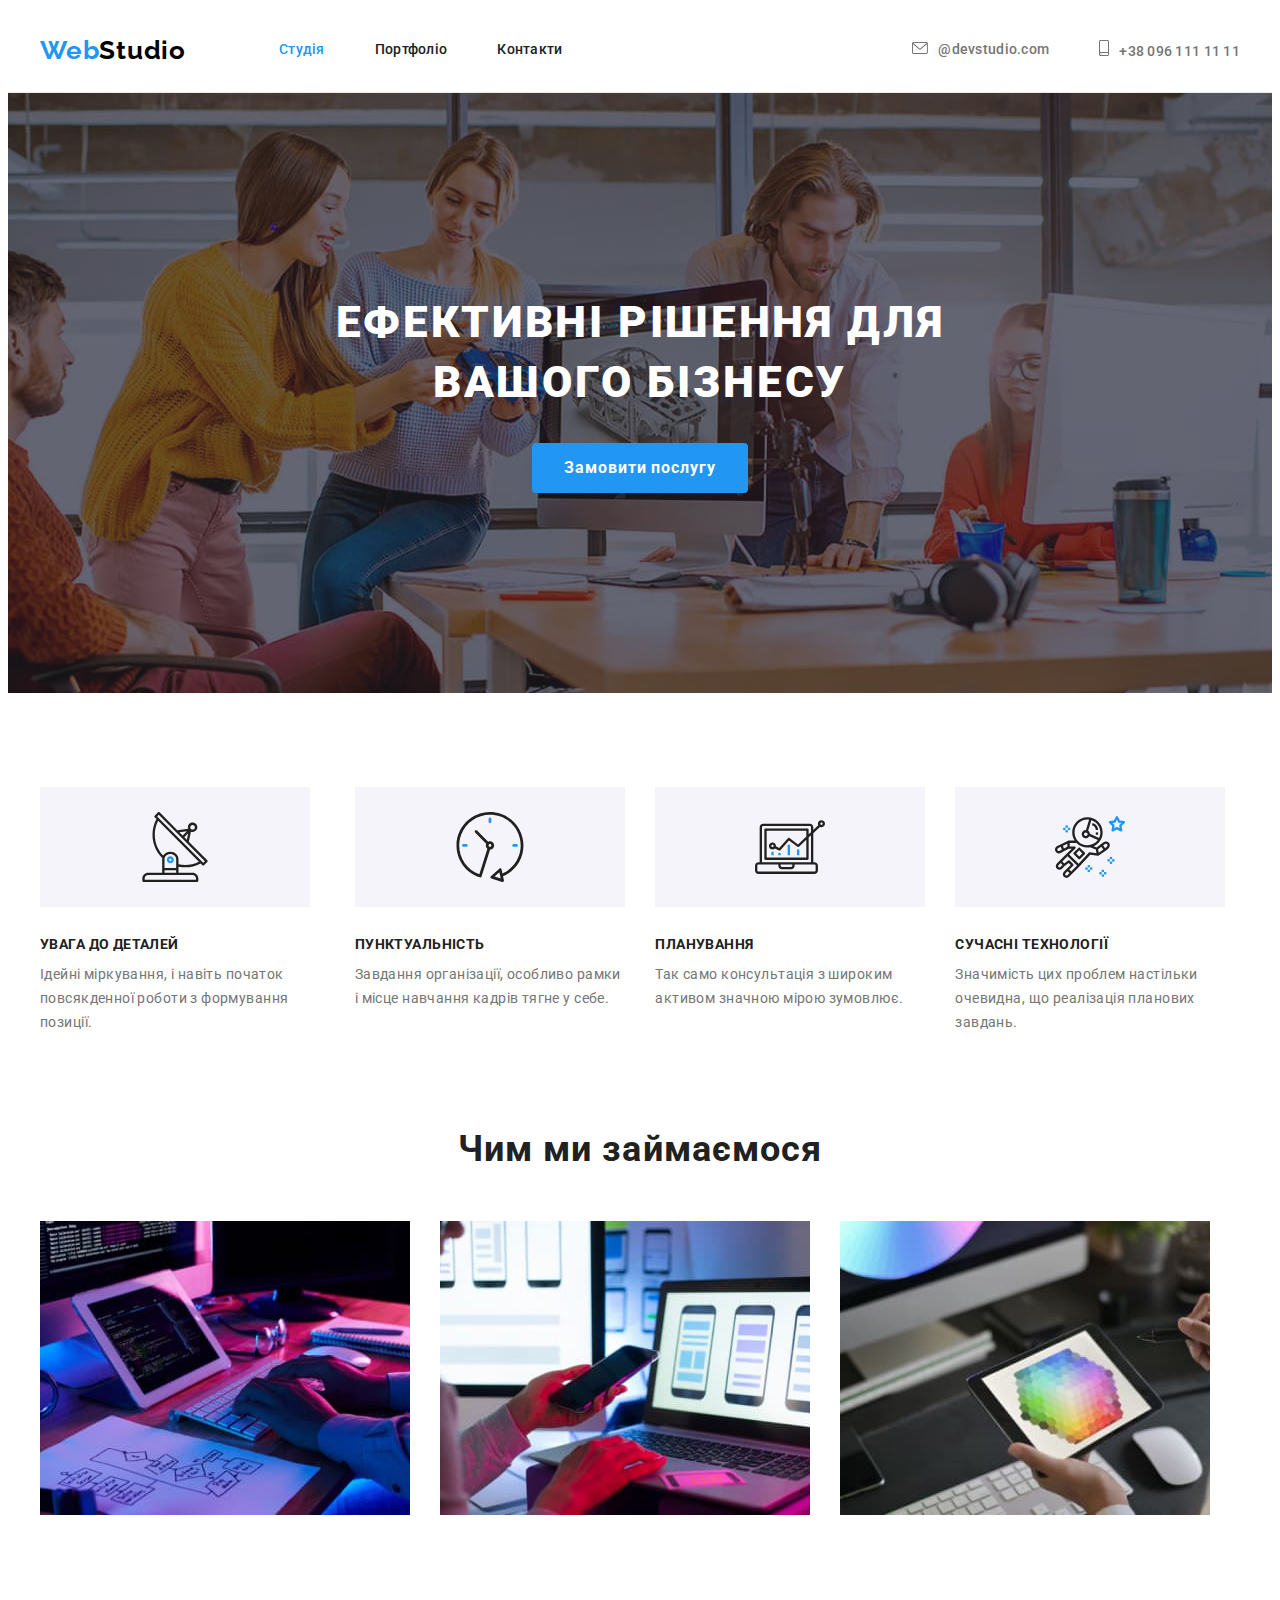
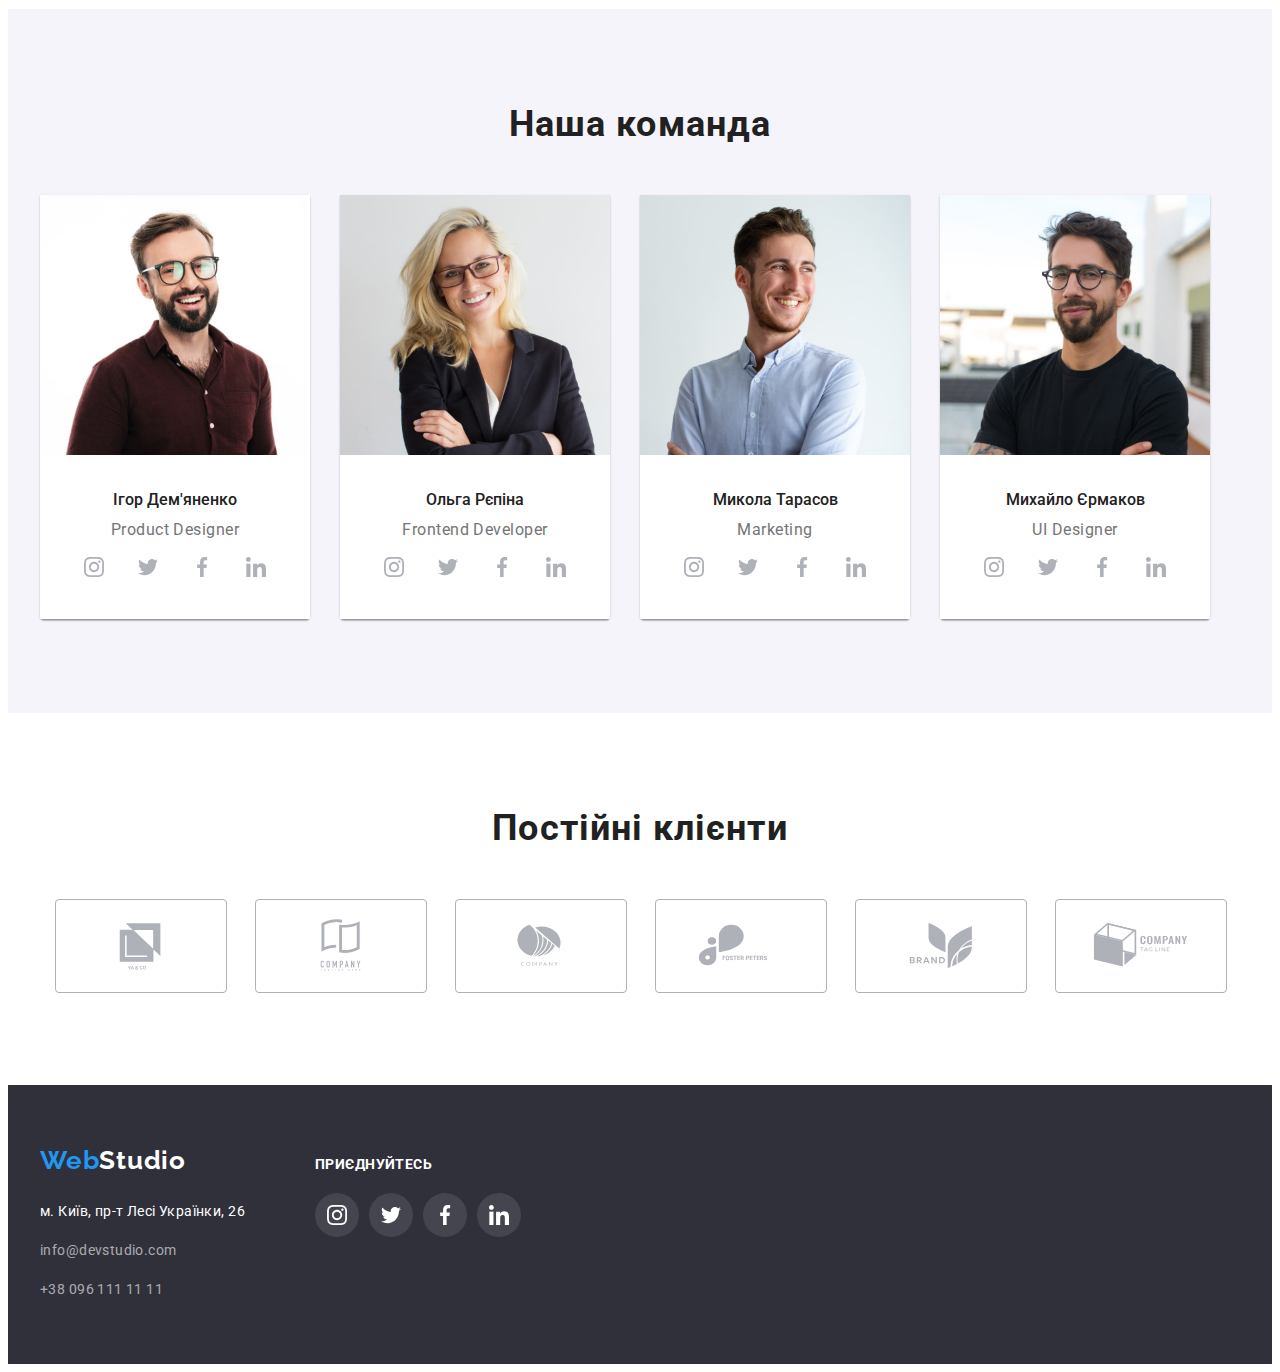
<file: index.html>
<!DOCTYPE html>
<html lang="uk">
  <head>
    <meta charset="UTF-8" />
    <meta http-equiv="X-UA-Compatible" content="IE=edge" />
    <meta name="viewport" content="width=device-width, initial-scale=1.0" />
    <title>Document</title>
    <link
      rel="stylesheet"
      href="https://cdnjs.cloudflare.com/ajax/libs/modern-normalize/1.1.0/modern-normalize.min.css"
      integrity="sha512-wpPYUAdjBVSE4KJnH1VR1HeZfpl1ub8YT/NKx4PuQ5NmX2tKuGu6U/JRp5y+Y8XG2tV+wKQpNHVUX03MfMFn9Q=="
      crossorigin="anonymous"
      referrerpolicy="no-referrer"
    />
    <link
      href="https://fonts.googleapis.com/css2?family=Raleway:wght@700&family=Roboto:wght@400;500;700;900&display=swap"
      rel="stylesheet"
    />
    <link rel="stylesheet" href="./css/styles.css" />
  </head>
  <body>
    <header class="header">
      <div class="container header-nav">
        <nav class="main-nav">
          <!-- Logo -->
          <a href="./index.html" lang="en" class="logo link"
            >Web<span class="logo-header">Studio</span></a
          >
          <!-- Navigetion -->

          <ul class="list site-nav">
            <li class="item">
              <a href="./index.html" class="link nav-link current">Студія</a>
            </li>
            <li class="item">
              <a href="./portfolio.html" class="link nav-link">Портфоліо</a>
            </li>
            <li class="item"><a href="" class="link nav-link">Контакти</a></li>
          </ul>
        </nav>

        <!-- Contacts -->
        <ul class="list contacts-nav contacts-list">
          <li class="item contacts-item">
            <a
              href="mailto:info@devstudio.com"
              class="link contacts-link icon-mail"
              ><svg class="icon">
                <use href="./images/symbol-defs.svg#icon-envelope"></use></svg>@devstudio.com</a
            >
          </li>
          <li class="item contacts-item">
            <a href="tel:+380961111111" class="link contacts-link icon-phone"
              ><svg class="icon">
                <use href="./images/symbol-defs.svg#icon-smartphone"></use></svg>+38 096 111 11 11</a
            >
          </li>
        </ul>
      </div>
    </header>

    <main>
      <!-- Hero -->
      <section class="section-hero overlay">
        <div class="container hero">
          <h1 class="hero-title item">Ефективні рішення для вашого бізнесу</h1>
          <button type="button" class="hero-btn item">Замовити послугу</button>
        </div>
      </section>
      <!-- Feature -->
      <section class="section">
        <div class="container">
          <h2 class="visually-hidden">Особливості</h2>
          <ul class="list feature-list">
            <li class="item feature-item">
              <div class="feature-icon">
                <svg class="icon">
                  <use href="./images/symbol-defs.svg#icon-antenna"></use>
                </svg>
              </div>
              <h3 class="title feature-title">УВАГА ДО ДЕТАЛЕЙ</h3>
              <p class="feature-text">
                Ідейні міркування, і навіть початок повсякденної роботи з
                формування позиції.
              </p>
            </li>
            <li class="item feature-ite">
              <div class="feature-icon">
                <svg class="icon">
                  <use href="./images/symbol-defs.svg#icon-clock"></use>
                </svg>
              </div>
              <h3 class="title feature-title">ПУНКТУАЛЬНІСТЬ</h3>
              <p class="feature-text">
                Завдання організації, особливо рамки і місце навчання кадрів
                тягне у себе.
              </p>
            </li>
            <li class="item feature-item">
              <div class="feature-icon">
                <svg class="icon">
                  <use href="./images/symbol-defs.svg#icon-diagram"></use>
                </svg>
              </div>
              <h3 class="title feature-title">ПЛАНУВАННЯ</h3>
              <p class="feature-text">
                Так само консультація з широким активом значною мірою зумовлює.
              </p>
            </li>
            <li class="item feature-item">
              <div class="feature-icon">
                <svg class="icon">
                  <use href="./images/symbol-defs.svg#icon-astronaut"></use>
                </svg>
              </div>
              <h3 class="title feature-title">СУЧАСНІ ТЕХНОЛОГІЇ</h3>
              <p class="feature-text">
                Значимість цих проблем настільки очевидна, що реалізація
                планових завдань.
              </p>
            </li>
          </ul>
        </div>
      </section>
      <!-- Specialization -->
      <section class="section specialization-section">
        <div class="container">
          <h2 class="title specialization-title">Чим ми займаємося</h2>
          <ul class="list specialization-list">
            <li class="item">
              <img
                class="img"
                src="./images/img1.jpg"
                alt="Чоловік працює за комп'ютером"
                width="370"
              />
            </li>
            <li class="item">
              <img
                class="img"
                src="./images/img2.jpg"
                alt="Жінка працює з телефоном і ноутбуком"
                width="370"
              />
            </li>
            <li class="item">
              <img
                class="img"
                src="./images/img3.jpg"
                alt="Людина працює на планшеті"
                width="370"
              />
            </li>
          </ul>
        </div>
      </section>
      <!-- Team -->
      <section class="section-team section">
        <div class="container">
          <h2 class="title team-title">Наша команда</h2>
          <ul class="list team-list">
            <li class="item item-team">
              <img
                class="img"
                src="./images/card1.jpg"
                alt="Фото брюнета в окулярах"
                width="270"
              />
              <div class="team-content">
                <h3 class="title team-item">Ігор Дем'яненко</h3>
                <p lang="en" class="team-text">Product Designer</p>
                <ul class="list team-social">
                  <li class="item team-icon-list">
                    <a
                      class="link team-link"
                      href=""
                      target="_blank"
                      rel="noopener noreferrer"
                      aria-label="соцмеража instagram"
                    >
                      <svg class="icon">
                        <use
                          href="./images/symbol-defs.svg#icon-instagram"
                        ></use>
                      </svg>
                    </a>
                  </li>
                  <li class="item team-icon-list">
                    <a
                      class="link team-link"
                      href=""
                      target="_blank"
                      rel="noopener noreferrer"
                      aria-label="соцмеража twitter"
                      ><svg class="icon">
                        <use
                          href="./images/symbol-defs.svg#icon-twitter"
                        ></use></svg></a>
                  </li>
                  <li class="item team-icon-list">
                    <a
                      class="link team-link"
                      href=""
                      target="_blank"
                      rel="noopener noreferrer"
                      aria-label="соцмеража facebook"
                      ><svg class="icon">
                        <use
                          href="./images/symbol-defs.svg#icon-facebook"
                        ></use></svg></a>
                  </li>
                  <li class="item team-icon-list">
                    <a
                      class="link team-link"
                      href=""
                      target="_blank"
                      rel="noopener noreferrer"
                      aria-label="соцмеража linkedin"
                      ><svg class="icon">
                        <use
                          href="./images/symbol-defs.svg#icon-linkedin"
                        ></use></svg></a>
                  </li>
                </ul>
              </div>
            </li>
            <li class="item item-team">
              <img
                class="img"
                src="./images/card2.jpg"
                alt="Фото блондинки в окулярах"
                width="270"
              />
              <div class="team-content">
                <h3 class="title team-item">Ольга Рєпіна</h3>
                <p lang="en" class="team-text">Frontend Developer</p>
                <ul class="list team-social">
                  <li class="item team-icon-list">
                    <a
                      class="link team-link"
                      href=""
                      target="_blank"
                      rel="noopener noreferrer"
                      aria-label="соцмеража instagram"
                      ><svg class="icon">
                        <use
                          href="./images/symbol-defs.svg#icon-instagram"
                        ></use></svg></a>
                  </li>
                  <li class="item team-icon-list">
                    <a
                      class="link team-link"
                      href=""
                      target="_blank"
                      rel="noopener noreferrer"
                      aria-label="соцмеража twitter"
                      ><svg class="icon">
                        <use
                          href="./images/symbol-defs.svg#icon-twitter"
                        ></use></svg></a>
                  </li>
                  <li class="item team-icon-list">
                    <a
                      class="link team-link"
                      href=""
                      target="_blank"
                      rel="noopener noreferrer"
                      aria-label="соцмеража facebook"
                      ><svg class="icon">
                        <use
                          href="./images/symbol-defs.svg#icon-facebook"
                        ></use></svg></a>
                  </li>
                  <li class="item team-icon-list">
                    <a
                      class="link team-link"
                      href=""
                      target="_blank"
                      rel="noopener noreferrer"
                      aria-label="соцмеража linkedin"
                      ><svg class="icon">
                        <use
                          href="./images/symbol-defs.svg#icon-linkedin"
                        ></use></svg></a>
                  </li>
                </ul>
              </div>
            </li>
            <li class="item item-team">
              <img
                class="img"
                src="./images/card3.jpg"
                alt="Фото брюнета в голубій сорочці"
                width="270"
              />
              <div class="team-content">
                <h3 class="title team-item">Микола Тарасов</h3>
                <p lang="en" class="team-text">Marketing</p>
                <ul class="list team-social">
                  <li class="item team-icon-list">
                    <a
                      class="link team-link"
                      href=""
                      target="_blank"
                      rel="noopener noreferrer"
                      aria-label="соцмеража instagram"
                      ><svg class="icon">
                        <use
                          href="./images/symbol-defs.svg#icon-instagram"
                        ></use></svg></a>
                  </li>
                  <li class="item team-icon-list">
                    <a
                      class="link team-link"
                      href=""
                      target="_blank"
                      rel="noopener noreferrer"
                      aria-label="соцмеража twitter"
                      ><svg class="icon">
                        <use
                          href="./images/symbol-defs.svg#icon-twitter"
                        ></use></svg></a>
                  </li>
                  <li class="item team-icon-list">
                    <a
                      class="link team-link"
                      href=""
                      target="_blank"
                      rel="noopener noreferrer"
                      aria-label="соцмеража facebook"
                      ><svg class="icon">
                        <use
                          href="./images/symbol-defs.svg#icon-facebook"
                        ></use></svg></a>
                  </li>
                  <li class="item team-icon-list">
                    <a
                      class="link team-link"
                      href=""
                      target="_blank"
                      rel="noopener noreferrer"
                      aria-label="соцмеража linkedin"
                      ><svg class="icon">
                        <use
                          href="./images/symbol-defs.svg#icon-linkedin"
                        ></use></svg></a>
                  </li>
                </ul>
              </div>
            </li>
            <li class="item item-team">
              <img
                class="img"
                src="./images/card4.jpg"
                alt="Фото шатена в окулярах"
                width="270"
              />
              <div class="team-content">
                <h3 class="title team-item">Михайло Єрмаков</h3>
                <p lang="en" class="team-text">UI Designer</p>
                <ul class="list team-social">
                  <li class="item team-icon-list">
                    <a
                      class="link team-link"
                      href=""
                      target="_blank"
                      rel="noopener noreferrer"
                      aria-label="соцмеража instagram"
                      ><svg class="icon">
                        <use
                          href="./images/symbol-defs.svg#icon-instagram"
                        ></use></svg></a>
                  </li>
                  <li class="item team-icon-list">
                    <a
                      class="link team-link"
                      href=""
                      target="_blank"
                      rel="noopener noreferrer"
                      aria-label="соцмеража twitter"
                      ><svg class="icon">
                        <use
                          href="./images/symbol-defs.svg#icon-twitter"
                        ></use></svg></a>
                  </li>
                  <li class="item team-icon-list">
                    <a
                      class="link team-link"
                      href=""
                      target="_blank"
                      rel="noopener noreferrer"
                      aria-label="соцмеража facebook"
                      ><svg class="icon">
                        <use
                          href="./images/symbol-defs.svg#icon-facebook"
                        ></use></svg></a>
                  </li>
                  <li class="item team-icon-list">
                    <a
                      class="link team-link"
                      href=""
                      target="_blank"
                      rel="noopener noreferrer"
                      aria-label="соцмеража linkedin"
                      ><svg class="icon">
                        <use
                          href="./images/symbol-defs.svg#icon-linkedin"
                        ></use></svg></a>
                  </li>
                </ul>
              </div>
            </li>
          </ul>
        </div>
      </section>
      <!-- Clients -->
      <section class="section">
        <div class="container">
          <h2 class="title clients-title">Постійні клієнти</h2>
          <ul class="list clients-list">
            <li class="item clients-item">
              <a
                class="clients-icon"
                href=""
                target="_blank"
                rel="noopener noreferrer"
                aria-label="логотип компанії"
                ><svg class="icon">
                  <use href="./images/symbol-defs.svg#icon-Logo1"></use></svg></a>
            </li>
            <li class="item clients-item">
              <a
                class="clients-icon"
                href=""
                target="_blank"
                rel="noopener noreferrer"
                aria-label="логотип компанії"
                ><svg class="icon">
                  <use href="./images/symbol-defs.svg#icon-Logo2"></use></svg></a>
            </li>
            <li class="item clients-item">
              <a
                class="clients-icon"
                href=""
                target="_blank"
                rel="noopener noreferrer"
                aria-label="логотип компанії"
                ><svg class="icon">
                  <use href="./images/symbol-defs.svg#icon-Logo3"></use></svg></a>
            </li>
            <li class="item clients-item">
              <a
                class="clients-icon"
                href=""
                target="_blank"
                rel="noopener noreferrer"
                aria-label="логотип компанії"
                ><svg class="icon">
                  <use href="./images/symbol-defs.svg#icon-Logo4"></use></svg></a>
            </li>
            <li class="item clients-item">
              <a
                class="clients-icon"
                href=""
                target="_blank"
                rel="noopener noreferrer"
                aria-label="логотип компанії"
                ><svg class="icon">
                  <use href="./images/symbol-defs.svg#icon-Logo5"></use></svg></a>
            </li>
            <li class="item clients-item">
              <a
                class="clients-icon"
                href=""
                target="_blank"
                rel="noopener noreferrer"
                aria-label="логотип компанії"
                ><svg class="icon">
                  <use href="./images/symbol-defs.svg#icon-Logo6"></use></svg></a>
            </li>
          </ul>
        </div>
      </section>
    </main>
    <!-- Footer -->
    <footer class="footer">
      <!-- Footer logo -->
      <div class="container">
        <div class="footer-nav">
        <a href="./index.html" lang="en" class="logo link footer-logo"
          >Web<span class="logo-footer">Studio</span></a>
        
          <!-- Footer contactcs -->
          <address>
            <ul class="list list-address">
              <li class="list-item">
                <a
                  class="link footer-link footer-item"
                  href="https://goo.gl/maps/GQwuPgRCJuTgJok98"
                  rel="noopener noreferre nofollow"
                  target="_blank"
                  >м. Київ, пр-т Лесі Українки, 26</a
                >
              </li>
              <li class="list-item">
                <a
                  href="mailto:info@devstudio.com"
                  class="link footer-link footer-link-item"
                  >info@devstudio.com</a
                >
              </li>

              <li class="list-item">
                <a
                  href="tel:+380961111111"
                  class="link footer-link footer-link-item"
                  >+38 096 111 11 11</a
                >
              </li>
            </ul>
          </address>
          </div>
           <!-- Social -->
          <div class="social">
           <p class="social-text">приєднуйтесь</p>

            <ul class="list social-list">
              <li class="item footer-social-item">
                <a
                  class="link social-link"
                  href=""
                  target="_blank"
                  rel="noopener noreferrer"
                  aria-label="соцмеража instagram"
                  ><svg class="icon">
                    <use
                      href="./images/symbol-defs.svg#icon-instagram"
                    ></use></svg></a>
              </li>
              <li class="item footer-social-item">
                <a
                  class="link social-link"
                  href=""
                  target="_blank"
                  rel="noopener noreferrer"
                  aria-label="соцмеража twitter"
                  ><svg class="icon">
                    <use
                      href="./images/symbol-defs.svg#icon-twitter"
                    ></use></svg></a>
              </li>
              <li class="item footer-social-item">
                <a
                  class="link social-link"
                  href=""
                  target="_blank"
                  rel="noopener noreferrer"
                  aria-label="соцмеража facebook"
                  ><svg class="icon">
                    <use
                      href="./images/symbol-defs.svg#icon-facebook"
                    ></use></svg></a>
              </li>
              <li class="item footer-social-item">
                <a
                  class="link social-link"
                  href=""
                  target="_blank"
                  rel="noopener noreferrer"
                  aria-label="соцмеража linkedin"
                  ><svg class="icon">
                    <use
                      href="./images/symbol-defs.svg#icon-linkedin"
                    ></use></svg></a>
              </li>
            </ul>
          </div>
        
      </div>
    </footer>
  </body>
</html>
</file>
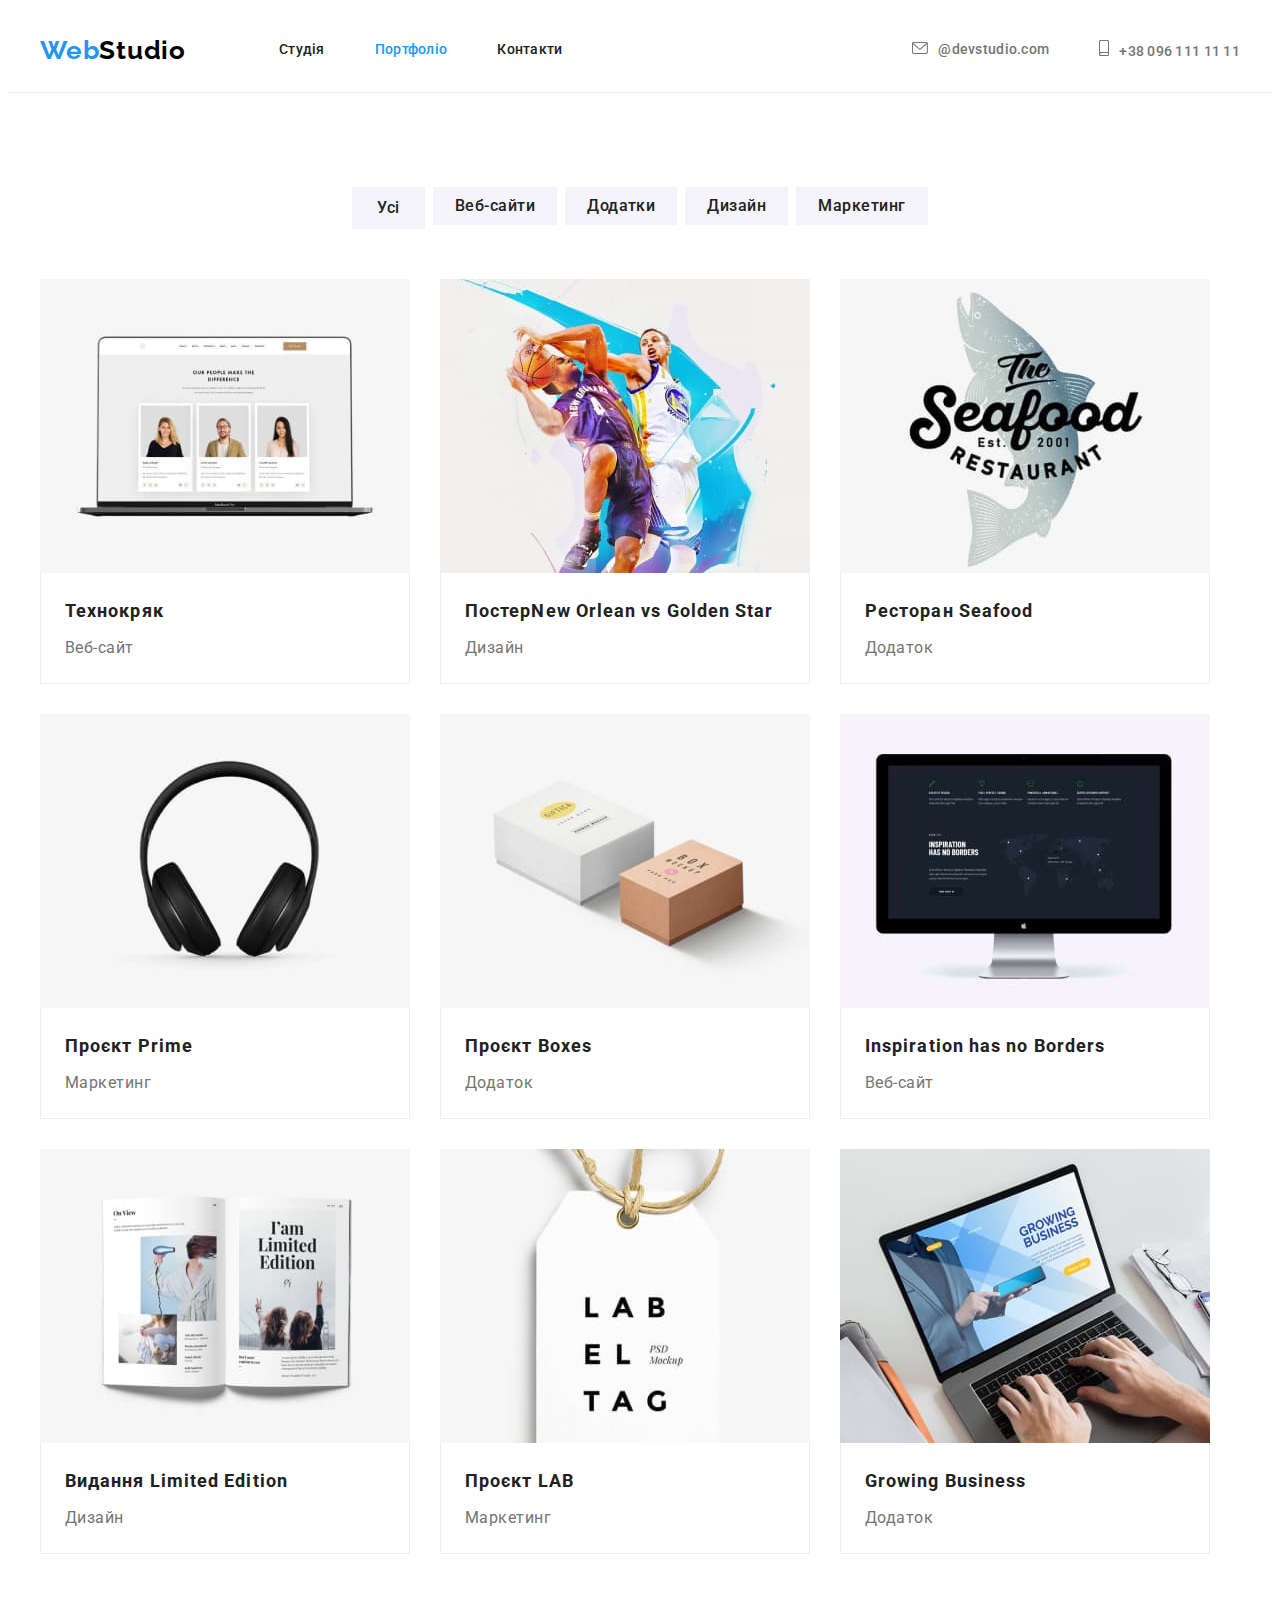
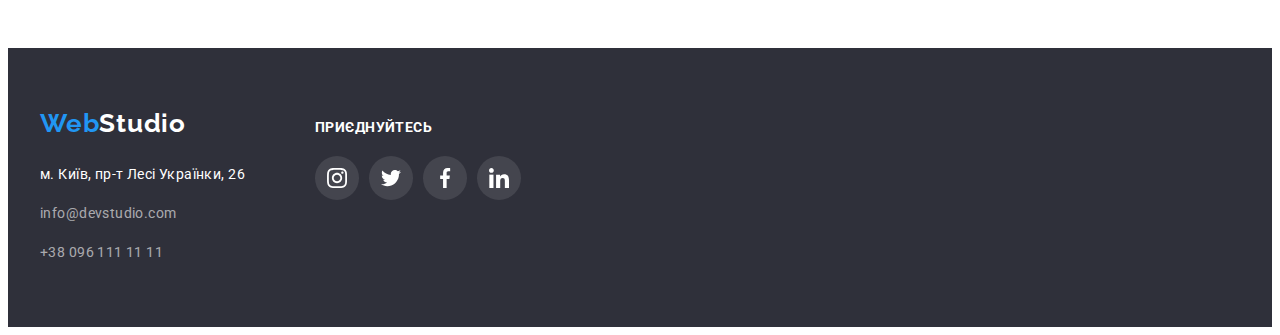
<file: portfolio.html>
<!DOCTYPE html>
<html lang="uk">
  <head>
    <meta charset="UTF-8" />
    <meta http-equiv="X-UA-Compatible" content="IE=edge" />
    <meta name="viewport" content="width=device-width, initial-scale=1.0" />
    <title>Document</title>
    <link
      rel="stylesheet"
      href="https://cdnjs.cloudflare.com/ajax/libs/modern-normalize/1.1.0/modern-normalize.min.css"
      integrity="sha512-wpPYUAdjBVSE4KJnH1VR1HeZfpl1ub8YT/NKx4PuQ5NmX2tKuGu6U/JRp5y+Y8XG2tV+wKQpNHVUX03MfMFn9Q=="
      crossorigin="anonymous"
      referrerpolicy="no-referrer"
    />
    <link
      href="https://fonts.googleapis.com/css2?family=Raleway:wght@700&family=Roboto:wght@400;500;700;900&display=swap"
      rel="stylesheet"
    />
    <link rel="stylesheet" href="./css/styles.css" />
  </head>
  <body>
    <header class="header">
      <div class="container header-nav">
        <nav class="main-nav">
          <!-- Logo -->
          <a href="./index.html" lang="en" class="logo link"
            >Web<span class="logo-header">Studio</span></a
          >
          <!-- Navigetion -->

          <ul class="list site-nav">
            <li class="item">
              <a href="./index.html" class="link nav-link">Студія</a>
            </li>
            <li class="item">
              <a href="./portfolio.html" class="link nav-link current"
                >Портфоліо</a
              >
            </li>
            <li class="item"><a href="" class="link nav-link">Контакти</a></li>
          </ul>
        </nav>

        <!-- Contacts -->
        <ul class="list contacts-nav contacts-list">
          <li class="item contacts-item">
            <a
              href="mailto:info@devstudio.com"
              class="link contacts-link icon-mail"
              ><svg class="icon">
                <use href="./images/symbol-defs.svg#icon-envelope"></use></svg>@devstudio.com</a
            >
          </li>
          <li class="item contacts-item">
            <a href="tel:+380961111111" class="link contacts-link icon-phone"
              ><svg class="icon">
                <use href="./images/symbol-defs.svg#icon-smartphone"></use></svg>+38 096 111 11 11</a
            >
          </li>
        </ul>
      </div>
    </header>
    <main>
      <!-- Portfolio -->
      <section class="section portfolio">
        <div class="container">
          <h1 class="visually-hidden">Портфоліо</h1>
          <!-- Filtr -->
          <ul class="list filtr-list">
            <li class="item">
              <button type="button" class="btn btn-accent">Усі</button>
            </li>
            <li class="item">
              <button type="button" class="btn">Веб-сайти</button>
            </li>
            <li class="item">
              <button type="button" class="btn">Додатки</button>
            </li>
            <li class="item">
              <button type="button" class="btn">Дизайн</button>
            </li>
            <li class="item">
              <button type="button" class="btn">Маркетинг</button>
            </li>
          </ul>
          <!-- Card-set -->
          <ul class="list card-set">
            <li class="item card-item">
              <a href="" class="link card-link">
                <img
                  class="list-img img"
                  src="./images/box1.jpg"
                  alt="Відкритий ноутбук з фото"
                  width="370"
                />
                <div class="card-content">
                  <h2 class="title link-title">Технокряк</h2>
                  <p class="list-item">Веб-сайт</p>
                </div>
              </a>
            </li>
            <li class="item card-item">
              <a href="" class="link card-link">
                <img
                  class="list-img img"
                  src="./images/box2.jpg"
                  alt="Постер з баскетболістами"
                  width="370"
                />
                <div class="card-content">
                  <h2 class="title link-title">
                    Постер<span lang="en">New Orlean vs Golden Star</span>
                  </h2>
                  <p class="list-item">Дизайн</p>
                </div>
              </a>
            </li>
            <li class="item card-item">
              <a href="" class="link card-link">
                <img
                  class="list-img img"
                  src="./images/box3.jpg"
                  alt="Логотип ресторану морської їжі"
                  width="370"
                />
                <div class="card-content">
                  <h2 class="title link-title">
                    Ресторан <span lang="en">Seafood</span>
                  </h2>
                  <p class="list-item">Додаток</p>
                </div>
              </a>
            </li>
            <li class="item card-item">
              <a href="" class="link card-link">
                <img
                  class="list-img img"
                  src="./images/box4.jpg"
                  alt="Фото навушників"
                  width="370"
                />
                <div class="card-content">
                  <h2 class="title link-title">
                    Проєкт <span lang="en">Prime</span>
                  </h2>
                  <p class="list-item">Маркетинг</p>
                </div>
              </a>
            </li>
            <li class="item card-item">
              <a href="" class="link card-link">
                <img
                  class="list-img img"
                  src="./images/box5.jpg"
                  alt="Фото двух коробок, білої і рижої"
                  width="370"
                />
                <div class="card-content">
                  <h2 class="title link-title">
                    Проєкт <span lang="en">Boxes</span>
                  </h2>
                  <p class="list-item">Додаток</p>
                </div>
              </a>
            </li>
            <li class="item card-item">
              <a href="" class="link card-link">
                <img
                  class="list-img img"
                  src="./images/box6.jpg"
                  alt="Фото монітора з картою світа"
                  width="370"
                />
                <div class="card-content">
                  <h2 class="title link-title" lang="en">
                    Inspiration has no Borders
                  </h2>
                  <p class="list-item">Веб-сайт</p>
                </div>
              </a>
            </li>
            <li class="item card-item">
              <a href="" class="link card-link">
                <img
                  class="list-img img"
                  src="./images/box7.jpg"
                  alt="Фото розгортки журналу"
                  width="370"
                />
                <div class="card-content">
                  <h2 class="title link-title">
                    Видання <span lang="en">Limited Edition</span>
                  </h2>
                  <p class="list-item">Дизайн</p>
                </div>
              </a>
            </li>
            <li class="item card-item">
              <a href="" class="link card-link">
                <img
                  class="list-img img"
                  src="./images/box8.jpg"
                  alt="Зображення бірки проекту"
                  width="370"
                />
                <div class="card-content">
                  <h2 class="title link-title">
                    Проєкт <span lang="en">LAB</span>
                  </h2>
                  <p class="list-item">Маркетинг</p>
                </div>
              </a>
            </li>
            <li class="item card-item">
              <a href="" class="link card-link">
                <img
                  class="list-img img"
                  src="./images/box9.jpg"
                  alt="Чоловік працює за ноутбуком у додатку"
                  width="370"
                />
                <div class="card-content">
                  <h2 class="title link-title" lang="en">Growing Business</h2>
                  <p class="list-item">Додаток</p>
                </div>
              </a>
            </li>
          </ul>
        </div>
      </section>
    </main>
    <footer class="footer">
      <!-- Footer logo -->
      <div class="container">

        <div class="footer-nav">
          <a href="./index.html" lang="en" class="logo link footer-logo"
          >Web<span class="logo-footer">Studio</span></a
        >
        <!-- Footer contactcs -->
        <address>
          <ul class="list list-address">
            <li class="list-item">
              <a
                class="link footer-link footer-item"
                href="https://goo.gl/maps/GQwuPgRCJuTgJok98"
                rel="noopener noreferre nofollow"
                target="_blank"
                >м. Київ, пр-т Лесі Українки, 26</a
              >
            </li>
            <li class="list-item">
              <a
                href="mailto:info@devstudio.com"
                class="link footer-link footer-link-item"
                >info@devstudio.com</a
              >
            </li>

            <li class="list-item">
              <a
                href="tel:+380961111111"
                class="link footer-link footer-link-item"
                >+38 096 111 11 11</a
              >
            </li>
          </ul>
        </address>
        </div> <!-- Social -->
          <div class="social">
           <p class="social-text">приєднуйтесь</p>

            <ul class="list social-list">
              <li class="item footer-social-item">
                <a
                  class="link social-link"
                  href=""
                  target="_blank"
                  rel="noopener noreferrer"
                  aria-label="соцмеража instagram"
                  ><svg class="icon">
                    <use
                      href="./images/symbol-defs.svg#icon-instagram"
                    ></use></svg></a>
              </li>
              <li class="item footer-social-item">
                <a
                  class="link social-link"
                  href=""
                  target="_blank"
                  rel="noopener noreferrer"
                  aria-label="соцмеража twitter"
                  ><svg class="icon">
                    <use
                      href="./images/symbol-defs.svg#icon-twitter"
                    ></use></svg></a>
              </li>
              <li class="item footer-social-item">
                <a
                  class="link social-link"
                  href=""
                  target="_blank"
                  rel="noopener noreferrer"
                  aria-label="соцмеража facebook"
                  ><svg class="icon">
                    <use
                      href="./images/symbol-defs.svg#icon-facebook"
                    ></use></svg></a>
              </li>
              <li class="item footer-social-item">
                <a
                  class="link social-link"
                  href=""
                  target="_blank"
                  rel="noopener noreferrer"
                  aria-label="соцмеража linkedin"
                  ><svg class="icon">
                    <use
                      href="./images/symbol-defs.svg#icon-linkedin"
                    ></use></svg></a>
              </li>
            </ul>
          </div>

      </div>
    </footer>
  </body>
</html>
</file>
<file: css/styles.css>
/* background color #ffffff */
/* hero background color #2F303A */
/* footer background color #2F303A */
/* team background color #F5F4FA */
/* accent color #2196F3 */
/* title black color #212121 */
/* text color #757575 */
/* text white color #FFFFFF  */
/* fonts Raleway – 700, Roboto – 400, 500, 700, 900. */

:root {
  --accent-color: #2196f3;
  --title-black-color: #212121;
  --text-color: #757575;
  --text-white-color: #ffffff;
  --text-line-height: 1.88;
}

/* Reset */
.link {
  text-decoration: none;
  font-style: normal;
}
.list {
  padding: 0;
  margin: 0;
  list-style: none;
}
.img {
  display: block;
  max-width: 100%;
  height: auto;
}

/* ------------ */

body {
  background-color: #ffffff;
  color: var(--text-color);
  font-family: "Roboto", sans-serif;
}
.container {
  width: 1200px;
  padding-left: 15px;
  padding-right: 15px;
  margin: 0 auto;
}

.visually-hidden {
  position: absolute;
  white-space: nowrap;
  width: 1px;
  height: 1px;
  overflow: hidden;
  border: 0;
  padding: 0;
  clip: rect(0 0 0 0);
  clip-path: inset(50%);
  margin: -1px;
}
/* Header */
.header {
  border-bottom-width: 1px;
  border-bottom-style: solid;
  border-bottom-color: #ececec;
}
.header-nav,
.main-nav {
  display: flex;
  align-items: center;
}
/* logo header */
.logo {
  color: var(--accent-color);
  font-family: "Raleway", sans-serif;
  font-style: normal;
  font-weight: 700;
  font-size: 26px;
  line-height: 1.19;
  letter-spacing: 0.03em;
}
.logo-header {
  color: #000000;
}
/* navigetion */
.site-nav {
  display: flex;
  margin-left: 93px;
}
.site-nav > .item:not(:last-child) {
  margin-right: 50px;
}
.nav-link {
  display: block;
  padding-top: 32px;
  padding-bottom: 32px;

  color: var(--title-black-color);
  font-family: inherit;
  font-style: normal;
  font-weight: 500;
  font-size: 14px;
  line-height: 1.14;
  letter-spacing: 0.02em;
}
.nav-link:hover,
.nav-link:focus {
  color: var(--accent-color);
}
.current {
  color: var(--accent-color);
}
/* contacts */
.contacts-nav {
  display: flex;
  margin-left: auto;
  
}
.contacts-nav .item + .item {
  margin-left: 50px;
}


.contacts-link {
  padding-top: 32px;
  padding-bottom: 32px;

  color: inherit;
  font-family: inherit;
  font-style: normal;
  font-weight: 500;
  font-size: 14px;
  line-height: 1.14;
  letter-spacing: 0.02em;
}
.contacts-link:hover,
.contacts-link:focus {
  color: var(--accent-color);
}
.icon-mail> .icon{
  width: 16px;
  height: 12px;
  fill: currentColor;
  margin-right: 10px;
  
 
}
.icon-phone> .icon{
  width:10px ;
  height:16px ;
  fill: currentColor;
  margin-right: 10px;
}
.contacts-item{
  display: flex;
  align-items: center;
  justify-content: center;
}
/* hero */
.section-hero {
  background-color: #2f303a;
  text-align: center;
  padding-top: 200px;
  padding-bottom: 200px;
}
.hero > .item {
  display: flex;
  margin-left: auto;
  margin-right: auto;
}
.hero-title {
  width: 696px;
  display: block;
  margin-top: 0;
  margin-bottom: 30px;

  color: var(--text-white-color);
  font-style: normal;
  font-weight: 900;
  font-size: 44px;
  line-height: 1.36;

  letter-spacing: 0.06em;
  text-transform: uppercase;
}
.hero-btn {
  display: inline-block;
 
  padding: 10px 32px;
  min-width: 216px;
  min-height: 50px;

  background-color: var(--accent-color);
  color: var(--text-white-color);
  border-radius: 4px;
  border: 0;
  font-family: inherit;
  font-style: normal;
  font-weight: 700;
  font-size: 16px;
  line-height: var(--text-line-height);

  align-items: center;

  letter-spacing: 0.06em;
}
.hero-btn:hover,
.hero-btn:focus {
  background-color: #188ce8;
}
.overlay{
  max-width: 1600px;
  margin: 0 auto;
  background-color: #C4C4C4;
  background-image: linear-gradient(
    to right,
    rgba(47, 48, 58, 0.4),
    rgba(47, 48, 58, 0.4)

  ),
  url(../images/bghero.jpg);
  background-repeat: no-repeat;
  background-position: center;
  background-size: cover;
}
/* Feature */
.section {
  padding-top: 94px;
  padding-bottom: 94px;
}
.feature-list {
  display: flex;
  /* background-color: tomato; */
}
.feature-list .item + .item {
  margin-left: 30px;
}
.feature-icon{
  display: flex;
  align-items: center;
  justify-content: center;
   width:270px ;
  height:120px ;
  background-color: #F5F4FA;
  margin-bottom: 30px;
 
}
.feature-icon> .icon{
  width:70px ;
  height: 70px;
  
}
.title {
  color: var(--title-black-color);
}
.feature-title {
  margin-top: 0;
  margin-bottom: 10px;

  font-style: normal;
  font-weight: 700;
  font-size: 14px;
  line-height: 1.14;
  letter-spacing: 0.03em;
  text-transform: uppercase;
}
.feature-text {
  margin-top: 0;
  margin-bottom: 0;

  font-size: 14px;
  line-height: 1.71;
  letter-spacing: 0.03em;
}
/* Specialization */
.specialization-section{
  padding-top: 0;
}
.specialization-title {
  margin-top: 0;
  margin-bottom: 50px;
  
  font-style: normal;
font-weight: 700;
font-size: 36px;
line-height: 1.17;
text-align: center;
letter-spacing: 0.03em;

}
.specialization-list {
  display: flex;
}
.specialization-list .item + .item {
  margin-left: 30px;
}
/* Team */
.section-team {
  background-color: #f5f4fa;
}
.team-list {
  display: flex;
}
.team-list .item + .item {
  margin-left: 30px;
}
.team-content {
  padding-top: 30px;
  padding-bottom: 30px;
  background-color: #ffffff;
}
.item-team{
  box-shadow: 0px 1px 3px rgba(0, 0, 0, 0.12), 0px 1px 1px rgba(0, 0, 0, 0.14), 0px 2px 1px rgba(0, 0, 0, 0.2);
border-radius: 0px 0px 4px 4px;
}
.team-title {
  margin-top: 0;
  margin-bottom: 50px;
  
  font-style: normal;
font-weight: 700;
font-size: 36px;
line-height: 1.17;
text-align: center;
letter-spacing: 0.03em;

}

.team-item {
  margin-top: 0;
  margin-bottom: 0;

  font-style: normal;
  font-weight: 500;
  font-size: 16px;
  line-height: var(--text-line-height);
  text-align: center;
}

.team-text {
  margin-top: 0;
  margin-bottom: 0;

  font-size: 16px;
  line-height: var(--text-line-height);
  text-align: center;
  letter-spacing: 0.03em;
} 
.team-social{
  display: flex;
  justify-content: center;
}
.team-social .item + .item{
  margin-left: 10px;
  
}
.team-icon-list{
  width: 44px;
  height: 44px;
 
}
.team-link{
   width: 100%;
  height: 100%;
  border-radius: 50%;
  display: flex;
  align-items: center;
  justify-content: center;
  
}
.team-link> .icon{
  width:20px ;
  height:20px ;
  fill:#AFB1B8;
}
.team-link:hover, 
.team-link:focus{
  background-color: var(--accent-color);
  
}
.team-link:hover> .icon,
.team-link:focus> .icon{
  fill: var(--text-white-color);
}
/* Clients */
.clients-title {
  margin-top: 0;
  margin-bottom: 50px;
  
  font-style: normal;
font-weight: 700;
font-size: 36px;
line-height: 1.17;
text-align: center;
letter-spacing: 0.03em;

}
.clients-list{
  display: flex;
  justify-content: center;
}
.clients-list .item + .item{
  margin-left: 30px;

}
.clients-item{
  width: 170px;
  height: 92px;
}

.clients-icon{
  display: flex;
  align-items: center;
  justify-content: center;
  width: 100%;
  height: 100%;
  border: 1px solid #AFB1B8;
  border-radius: 4px;
  
}
.clients-icon> .icon{
  width:106px ;
  height:60px ;
  fill: #AFB1B8;
}
.clients-icon:hover,
.clients-icon:focus{
  border-color: var(--accent-color);
  
}
.clients-icon:hover> .icon,
.clients-icon:focus> .icon{
  fill: var(--accent-color);
}

/* footer */
.footer {
  background-color: #2f303a;
  padding-top: 60px;
  padding-bottom: 60px;
}
.footer> .container{
  display: flex;
  align-items: baseline;
}
.footer-logo {
  display:block;
  margin-bottom: 20px;
}
.logo-footer {
  color: var(--text-white-color);
}
.footer-link {
  color: var(--text-white-color);
}
.footer-link:hover,
.footer-link:focus {
  color: var(--accent-color);
}

.footer-item {
  font-family: "Roboto";
  font-style: normal;
  font-weight: 400;
  font-size: 14px;
  line-height: 1.71;
  letter-spacing: 0.03em;
}
.footer-link-item {
  color: rgba(255, 255, 255, 0.6);
  font-family: inherit;
  font-style: normal;
  font-weight: 400;
  font-size: 14px;
  line-height: 1.5;
  letter-spacing: 0.03em;
}
.list-address > .list-item:not(:last-child) {
  margin-bottom: 9px;
}
/* Social */
.social-text{
  margin-top: 0;
  margin-bottom: 20px;

  font-style: normal;
font-weight: 700;
font-size: 14px;
line-height: 1.14;
letter-spacing: 0.03em;
text-transform: uppercase;

color: #FFFFFF;

}
.social-link> .icon{
  width:20px ;
  height:20px ;
  fill:var(--text-white-color);
}
.footer-social-item{
   width: 44px;
  height: 44px;
}
.social-link{
  width: 100%;
  height: 100%;
  border-radius: 50%;
  display: flex;
  align-items: center;
  justify-content: center;
  background: rgba(255, 255, 255, 0.1);
  border-radius: 50%;
  
}

.social-link:hover,
.social-link:focus{
  background-color: var(--accent-color);
}
.social-list{
  display: flex;
  

}
.social-list .item + .item{
  margin-left: 10px;
}

.social{
  margin-left: 70px;

}

/* Portfolio */

/* Filtr */
.btn {
  /* display: block; */
  padding: 6px 22px;

  background-color: #f5f4fa;
  color: var(--title-black-color);
  border: 0;
  cursor: pointer;
  font-family: inherit;
  font-style: normal;
  font-weight: 500;
  font-size: 16px;
  line-height: 1.63;
  text-align: center;
  letter-spacing: 0.03em;
}
.btn:hover,
.btn:focus {
  background-color: var(--accent-color);
  color: var(--text-white-color);
  box-shadow: 0px 3px 1px rgba(0, 0, 0, 0.1), 0px 1px 2px rgba(0, 0, 0, 0.08), 0px 2px 2px rgba(0, 0, 0, 0.12);
border-radius: 4px;
}
.btn-accent {
  padding: 8px 25px;
}
.filtr-list {
  display: flex;
  justify-content: center;
  margin-top: 0;
  margin-bottom: 50px;
}
.filtr-list .item + .item {
  margin-left: 8px;
}
/* Cards */
.card-set {
  display: flex;
  flex-wrap: wrap;

  margin-left: -30px;
  margin-top: -30px;
}
.card-set > .item {
  flex-basis: calc(100% / 3-30px);
  margin-left: 30px;
  margin-top: 30px;

}
.card-link{
  display: block;
}
.card-link:hover,
.card-link:focus{
  box-shadow: 0px 1px 1px rgba(0, 0, 0, 0.12), 0px 4px 4px rgba(0, 0, 0, 0.06), 1px 4px 6px rgba(0, 0, 0, 0.16);
}
/* .card-item:hover{
  box-shadow: 0px 1px 1px rgba(0, 0, 0, 0.12), 0px 4px 4px rgba(0, 0, 0, 0.06), 1px 4px 6px rgba(0, 0, 0, 0.16);

} */
.list-img {
  margin-top: 0;
}
.link-title {
  margin-top: 0;
  margin-bottom: 4px;

  font-family: inherit;
  font-style: normal;
  font-weight: 700;
  font-size: 18px;
  line-height: 2;
  letter-spacing: 0.06em;
}

.list-item {
  margin-top: 0;
  margin-bottom: 0;
  
  color: var(--text-color);
  font-size: 16px;
  line-height: var(--text-line-height);
  letter-spacing: 0.03em;
}
.card-content {
  /* width: 370px; */
  padding-top: 20px;
  padding-right: 24px;
  padding-bottom: 20px;
  padding-left: 24px;

  border-right: 1px solid #eeeeee;
  border-bottom: 1px solid #eeeeee;
  border-left: 1px solid #eeeeee;
}
</file>
